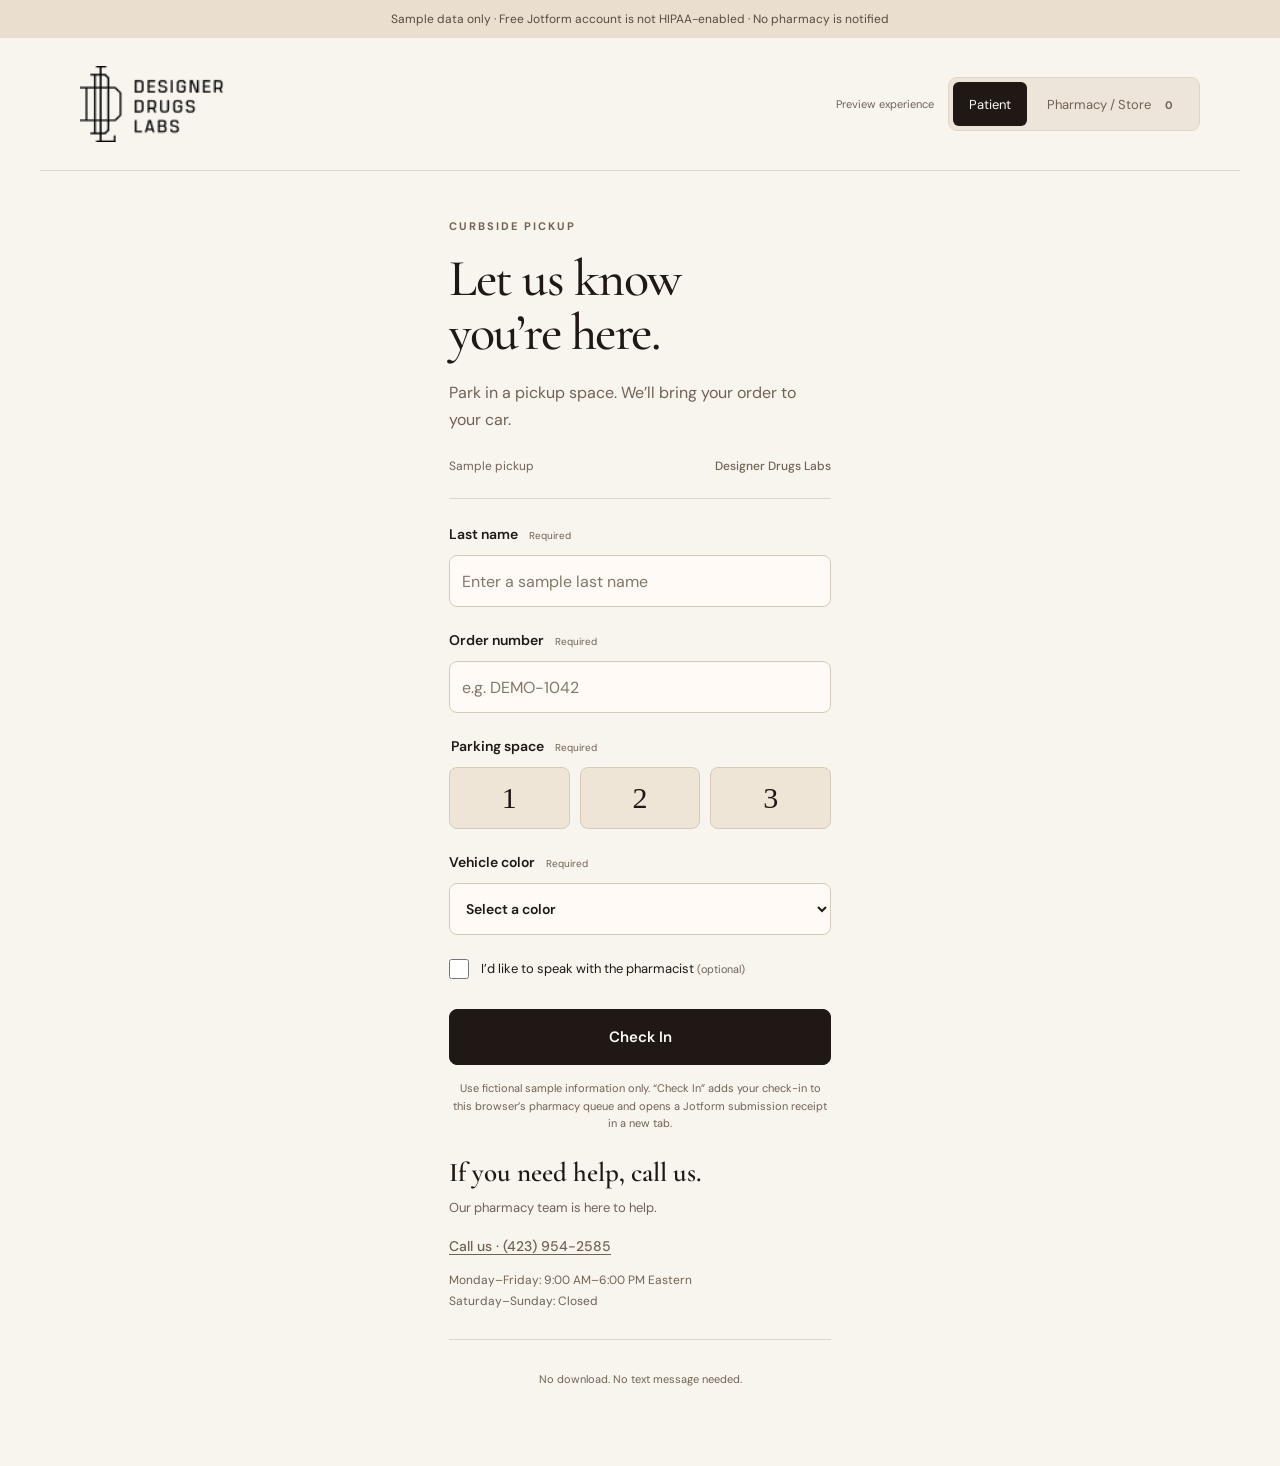
<file: index.html>
<!doctype html>
<html lang="en">
  <head>
    <meta charset="UTF-8" />
    <meta name="viewport" content="width=device-width, initial-scale=1.0" />
    <meta name="robots" content="noindex, nofollow" />
    <title>Designer Drugs Labs | Curbside Check-In Demo</title>
    <script type="module" crossorigin src="./index-CO0feekJ.js"></script>
    <link rel="stylesheet" crossorigin href="./index-D-qkAlwB.css">
  </head>
  <body>
    <div id="root"></div>
  </body>
</html>
</file>
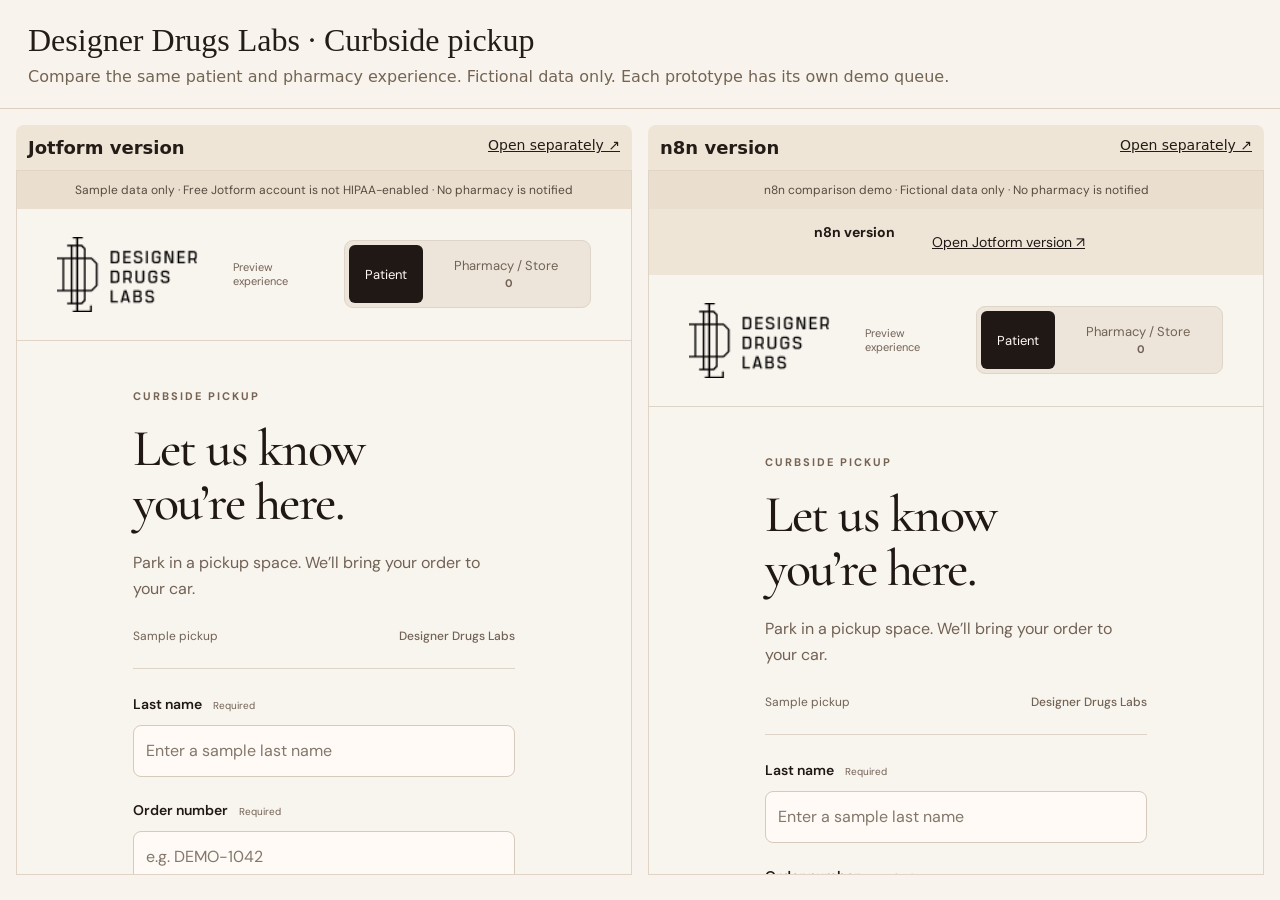
<file: compare.html>
<!doctype html><html lang="en"><meta charset="utf-8"><meta name="viewport" content="width=device-width,initial-scale=1"><title>Designer Drugs Labs — Compare curbside prototypes</title><style>*{box-sizing:border-box}body{margin:0;background:#f8f4ed;color:#241c16;font:16px system-ui,sans-serif}header{padding:22px 28px;border-bottom:1px solid #ddd0c0}h1{font:32px Georgia,serif;margin:0 0 8px}p{margin:0;color:#736554}.grid{display:grid;grid-template-columns:1fr 1fr;gap:16px;padding:16px}section{min-width:0}h2{font-size:18px;margin:0;padding:12px;background:#eee5d7;border-radius:8px 8px 0 0;display:flex;justify-content:space-between;gap:12px}a{font-size:14px;color:inherit;font-weight:500}iframe{width:100%;height:calc(100vh - 195px);min-height:620px;border:1px solid #dfd4c5;background:#f8f4ed}@media(max-width:800px){.grid{grid-template-columns:1fr}h1{font-size:26px}iframe{height:800px}}</style><header><h1>Designer Drugs Labs · Curbside pickup</h1><p>Compare the same patient and pharmacy experience. Fictional data only. Each prototype has its own demo queue.</p></header><main class="grid"><section><h2>Jotform version <a href="./" target="_blank" rel="noopener">Open separately ↗</a></h2><iframe title="Jotform curbside prototype" src="./"></iframe></section><section><h2>n8n version <a href="./n8n.html" target="_blank" rel="noopener">Open separately ↗</a></h2><iframe title="n8n curbside prototype" src="./n8n.html"></iframe></section></main></html>
</file>
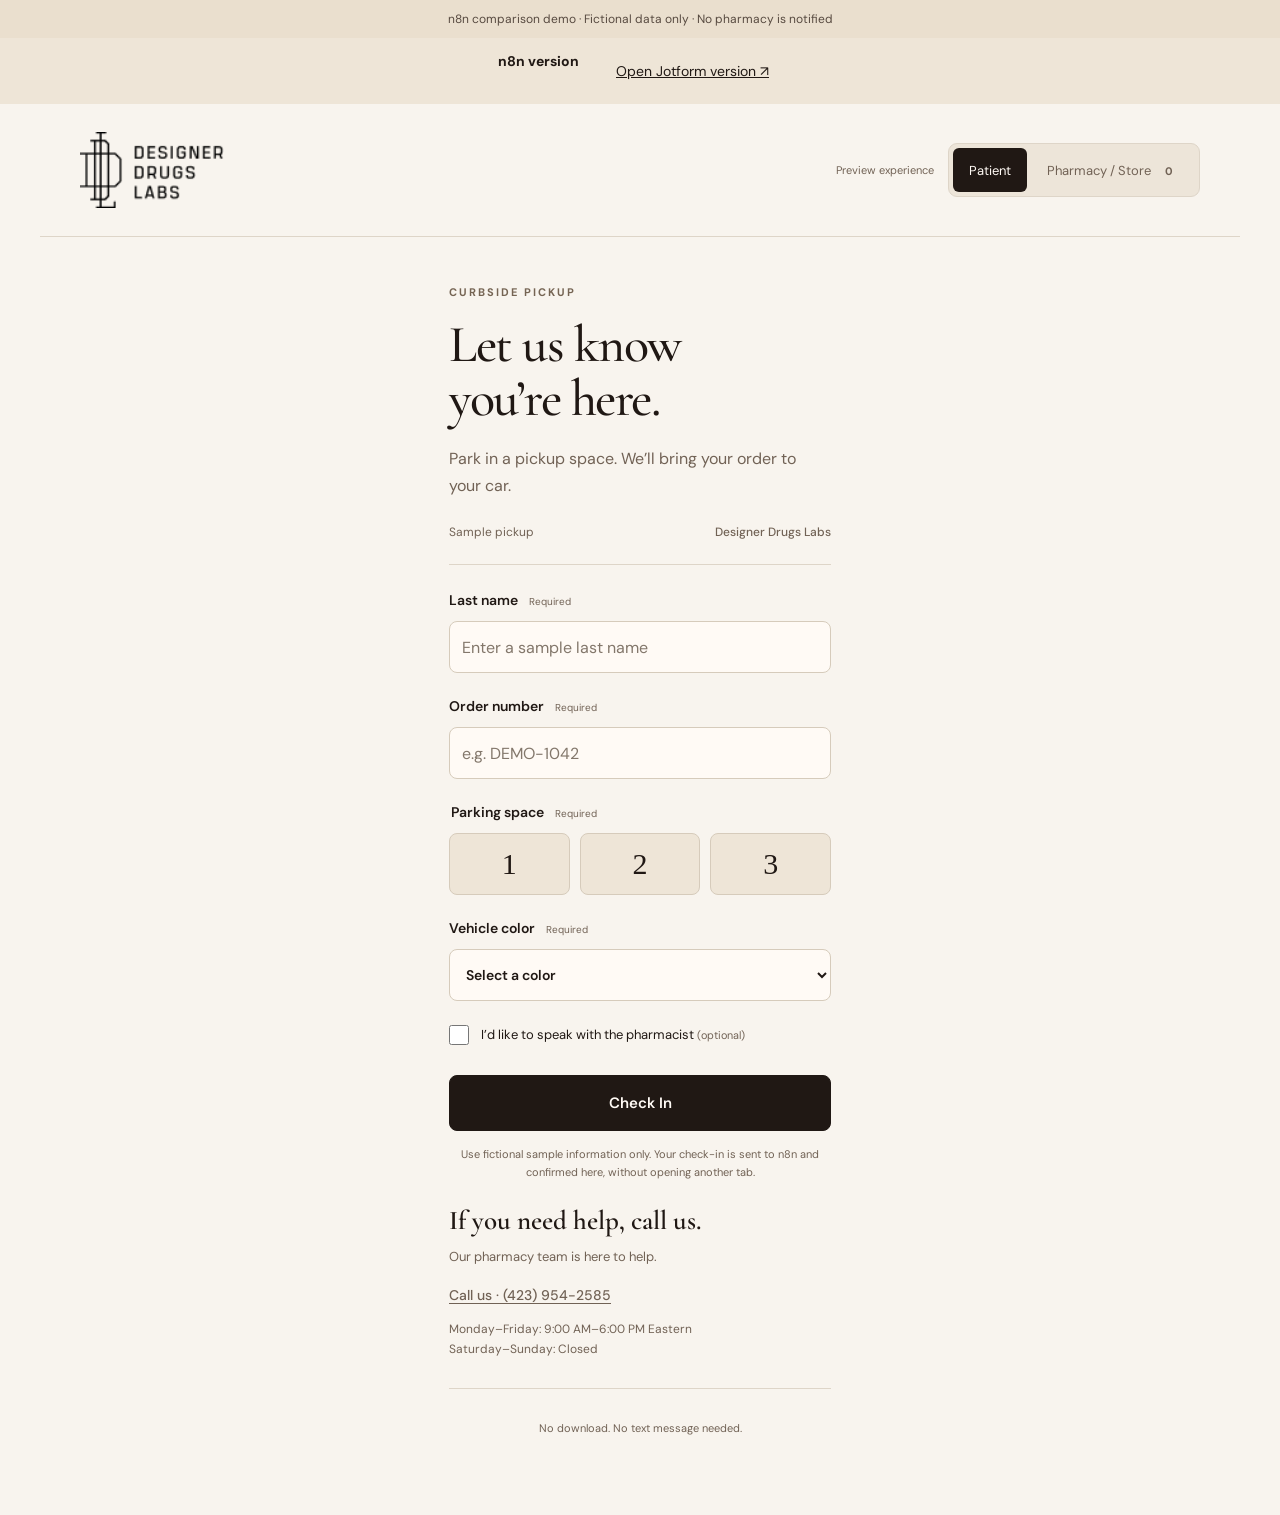
<file: n8n.html>
<!doctype html>
<html lang="en">
  <head>
    <meta charset="UTF-8" />
    <meta name="viewport" content="width=device-width, initial-scale=1.0" />
    <meta name="robots" content="noindex, nofollow" />
    <title>Designer Drugs Labs | Curbside n8n Demo</title>
    <script type="module" crossorigin src="./index-B5q8AHSm.js"></script>
    <link rel="stylesheet" crossorigin href="./index-2JxbLCre.css">
  </head>
  <body>
    <div id="root"></div>
  </body>
</html>
</file>
<file: index-D-qkAlwB.css>
@import"https://fonts.googleapis.com/css2?family=Cormorant+Garamond:wght@500;600&family=DM+Sans:wght@400;500;600;700&display=swap";:root{font-family:DM Sans,Arial,sans-serif;color:#201814;background:#f8f4ee;font-synthesis:none}*{box-sizing:border-box}body{margin:0}button,input,select{font:inherit}button,a,input,select{-webkit-tap-highlight-color:transparent}button,a,select{touch-action:manipulation}button,a{cursor:pointer}a{color:inherit}button:focus-visible,a:focus-visible,input:focus-visible,select:focus-visible{outline:3px solid #185fa5;outline-offset:4px}.demo-banner{text-align:center;background:#eadfce;font-size:12px;padding:10px 18px;line-height:1.5;color:#574a40}header{max-width:1200px;margin:auto;padding:28px 40px;display:flex;justify-content:space-between;align-items:center;border-bottom:1px solid #ded5c8;gap:24px}header img{width:155px;height:auto}nav{display:flex;gap:6px;font-size:13px}nav a{padding:10px 13px;border-radius:6px;text-decoration:none;white-space:nowrap}nav a.selected{background:#eadfce;font-weight:600}nav span{margin-left:6px}.patient{max-width:430px;margin:48px auto;padding:0 24px}.eyebrow{text-transform:uppercase;letter-spacing:2px;font-size:11px;font-weight:700;color:#756453;margin:0 0 19px}h1{font-family:Cormorant Garamond,Georgia,serif;font-size:52px;font-weight:500;line-height:1.04;letter-spacing:-1.5px;margin:0 0 20px}.intro{font-size:16px;line-height:1.65;color:#716255;margin:0 0 25px}.reference{font-size:12px;color:#716255;border-bottom:1px solid #ded5c8;padding:0 0 24px;display:flex;justify-content:space-between;gap:12px}.reference strong{font-weight:500}form{margin-top:26px}fieldset{border:0;padding:0;margin:0 0 24px}legend,.field{font-weight:600;font-size:14px;display:block;width:100%}.required{font-size:10px;font-weight:400;color:#716255;margin-left:8px}.spaces{display:flex;gap:10px;margin-top:12px}.spaces label{flex:1;position:relative;border:1px solid #d6cbbb;border-radius:8px;text-align:center;background:#eee5d7;cursor:pointer}.spaces input{position:absolute;opacity:0;width:100%;height:100%;top:0;right:0;bottom:0;left:0;margin:0;cursor:pointer}.spaces label:has(input:focus-visible){outline:3px solid #185fa5;outline-offset:3px}.spaces span{display:block;padding:13px;font-family:Georgia,serif;font-size:30px}.spaces .chosen{background:#201814;color:#fff;border-color:#201814}select{display:block;width:100%;background:#fffaf5;border:1px solid #d6cbbb;border-radius:8px;min-height:52px;padding:12px;margin-top:12px;color:#201814}.check{display:flex;align-items:flex-start;gap:12px;font-size:13px;line-height:1.5;margin:24px 0 30px;cursor:pointer}.check input{accent-color:#201814;width:20px;height:20px;margin:0;flex-shrink:0}.check small{color:#716255}.primary{background:#201814;border:1px solid #201814;color:#fffaf5;padding:17px 20px;border-radius:8px;font-weight:600;font-size:15px;width:100%;min-height:52px}.primary:hover{background:#403328}.primary:active{transform:translateY(1px)}.footnote{font-size:11px;color:#716255;line-height:1.6;text-align:center;margin:15px 0 0}footer{border-top:1px solid #ded5c8;margin-top:28px;padding:21px 0;text-align:center}footer p{font-size:11px;color:#716255}.text-button{border:0;background:none;text-decoration:underline;text-underline-offset:4px;color:#5c4f44;font-size:13px;padding:10px}.help{line-height:1.6}.receipt{border-top:1px solid #ded5c8;border-bottom:1px solid #ded5c8;padding:24px 0;margin-bottom:24px}.status{display:inline-block;font-size:11px;font-weight:600;padding:6px 9px;background:#eadfce;color:#5c4f44;border-radius:4px;white-space:nowrap}.bringing{background:#e0ebf0;color:#245870}.completed{background:#e1ece4;color:#31583f}.cancelled{background:#ebe7e2;color:#716255}dl{margin:20px 0 0}dl div{display:flex;justify-content:space-between;font-size:13px;margin:14px 0}dt{color:#716255}dd{margin:0;font-weight:500}.button-link{display:block;text-align:center;text-decoration:none}section>.text-button{display:block;margin:10px auto}.staff{max-width:1120px;margin:48px auto;padding:0 32px 40px}.staff-heading{display:flex;align-items:center;justify-content:space-between;gap:24px}.staff h1{font-size:48px}.secondary{border:1px solid #cdbfaa;padding:14px 18px;border-radius:7px;text-decoration:none;font-size:13px;white-space:nowrap}.queue-label{display:flex;align-items:center;justify-content:space-between;border-bottom:1px solid #ded5c8;padding:20px 0 12px;margin-top:16px}.queue-label h2{font-size:16px;font-weight:600;margin:0}.queue-label h2 span{margin-left:10px;color:#716255}.queue-label p,.muted{color:#716255;font-size:12px}.empty{text-align:center;padding:46px 20px;border-bottom:1px solid #ded5c8}.empty h3{font-family:Georgia,serif;font-size:24px;font-weight:400}.empty p{font-size:14px;color:#716255;line-height:1.6}.empty a{font-size:13px}.queue article{display:flex;justify-content:space-between;align-items:center;gap:24px;padding:24px 0;border-bottom:1px solid #ded5c8}.order-ref{font-size:12px;font-weight:600;margin:0 0 12px}.order-ref .status{margin-left:10px}.queue h3{font-size:21px;font-weight:500;margin:0}.queue h3 span{color:#716255;font-size:16px}.queue .primary{width:165px;flex-shrink:0;font-size:13px}.history-heading{margin-top:30px}.history>div{display:flex;align-items:center;gap:24px;padding:18px 0;border-bottom:1px solid #ded5c8;font-size:12px}.history .status{margin-left:auto}aside{margin-top:40px;background:#efe7db;padding:22px 26px;border-radius:8px;font-size:12px;line-height:1.7;color:#716255}aside strong{color:#201814}aside p{margin:8px 0}.error{max-width:600px;margin:20px auto;padding:14px;background:#f4ddd4;color:#8a2d22;font-size:14px}@media(max-width:600px){header{padding:20px;flex-direction:column;gap:18px}header img{width:145px}nav{width:100%;justify-content:center}.patient{margin:32px auto}h1{font-size:48px}.staff{padding:0 20px;margin:32px auto}.staff-heading{align-items:flex-start;flex-direction:column;gap:0}.staff h1{font-size:42px}.queue article{align-items:flex-start;flex-direction:column;gap:12px}.queue .primary{width:100%}.queue h3 span{font-size:14px}.queue-label p{font-size:10px}.history>div{gap:10px;flex-wrap:wrap}.history .status{margin-left:0}}.identity-field{margin-bottom:24px}.identity-field input{display:block;width:100%;background:#fffaf5;border:1px solid #d6cbbb;border-radius:8px;min-height:52px;padding:12px;margin-top:12px;color:#201814;font-weight:400;font-size:16px}.identity-field input::placeholder{color:#83776b}dd,.order-ref,.history strong{overflow-wrap:anywhere}dd{max-width:65%;text-align:right}.experience-switch{display:flex;align-items:center;gap:14px}.switch-label{font-size:11px;color:#716255}.view-toggle{display:flex;background:#ede5d9;border:1px solid #ded5c8;border-radius:9px;padding:4px;gap:4px}.view-toggle button{border:0;border-radius:6px;background:transparent;color:#716255;padding:12px 16px;font-size:13px;min-height:44px}.view-toggle button[aria-pressed=true]{background:#201814;color:#fffaf5}.count-badge{display:inline-block;min-width:20px;margin-left:5px;font-size:11px;font-weight:700}.secondary{background:transparent;color:#201814}.secondary:hover{background:#eadfce}.simulation-note{font-size:12px;color:#716255;line-height:1.6;margin:0 0 28px}.store-summary{display:flex;border-top:1px solid #ded5c8;border-bottom:1px solid #ded5c8;padding:22px 0;margin-bottom:28px}.store-summary>div{flex:1;display:flex;flex-direction:column;gap:6px}.store-summary strong{font-size:28px;font-weight:500}.store-summary span{font-size:12px;color:#716255}.notifications{background:#efe7db;padding:20px 24px;border-radius:8px}.notification-heading{display:flex;align-items:center;justify-content:space-between;gap:10px}.notification-heading h2{font-size:16px;margin:0}.notification-summary{font-size:13px;color:#716255;line-height:1.6;margin:10px 0}.notification-row{padding:18px 0;border-top:1px solid #d8cbb8;display:flex;align-items:center;justify-content:space-between;gap:18px}.notification-row strong{font-size:14px;overflow-wrap:anywhere}.notification-row p{font-size:12px;line-height:1.7;overflow-wrap:anywhere;margin:7px 0}.notification-row .secondary{padding:10px 14px;font-size:12px}.consult-tag{font-size:11px;color:#245870;font-weight:600}.notification-row:last-child{padding-bottom:0}@media(max-width:600px){.experience-switch{flex-direction:column;gap:8px}.view-toggle button{padding:10px 12px}.staff-heading .secondary{margin-bottom:16px}.store-summary span{font-size:11px}.notifications{padding:18px}.notification-row{align-items:flex-start;flex-direction:column;gap:8px}.notification-heading h2{font-size:14px}.notification-heading .text-button{font-size:11px}}.timestamp-line{font-size:12px;color:#716255;line-height:1.7;margin:10px 0 0}.timestamp-detail{gap:12px;line-height:1.6}.history-details{display:flex;flex-direction:column;gap:6px;line-height:1.6;color:#716255}.history>div{align-items:flex-start}.history>div>strong{flex:1;min-width:100px}.history-details{flex:2}.history .status{flex-shrink:0}@media(max-width:600px){.history-details{flex-basis:100%;order:3}.timestamp-detail dd{max-width:65%}}.contact-help{margin:24px 0 28px}.contact-help h2{font-family:Cormorant Garamond,Georgia,serif;font-weight:600;font-size:27px;line-height:1.2;margin:0 0 8px}.contact-help>p{font-size:13px;color:#716255;line-height:1.7;margin:0 0 16px}.contact-help .contact-hours{font-size:12px;text-align:center;margin:14px 0 0}.thank-you>h1{margin-top:20px}.thank-you .receipt dl{margin:0}.thank-you .receipt{margin-bottom:24px}.restart-demo{display:block;margin:0 auto}.demo-view-link{margin-top:10px}.checkin-modes{display:flex;justify-content:center;gap:8px;padding:20px 16px 0;flex-wrap:wrap}.checkin-modes button{border:1px solid #d8cbb8;background:transparent;color:#716255;border-radius:8px;padding:12px 16px;font:inherit;font-size:13px;cursor:pointer}.checkin-modes button[aria-pressed=true]{background:#241c17;color:#fff}.connected-checkin{max-width:760px;margin:28px auto;padding:0 16px}.connection-note{font-size:14px;line-height:1.7;color:#716255}.connected-checkin iframe{display:block;width:100%;height:1300px;border:0;border-radius:12px;background:#fff}.form-fallback{font-size:13px;text-align:center;line-height:1.6}.form-fallback a{color:inherit;text-decoration:underline}.jotform-staff{padding:24px;border:1px solid #d8cbb8;border-radius:12px;margin-bottom:40px;background:#eee8dd}.jotform-staff h2{font-size:26px;margin:10px 0}.jotform-staff p{line-height:1.7}.jotform-staff .button-link{display:inline-block}.jotform-staff .footnote{margin-bottom:0}@media(max-width:600px){.connected-checkin iframe{height:1450px}.jotform-staff{padding:18px}}.connected-checkin{max-width:540px}.connected-card{border:1px solid #d8cbb8;border-radius:12px;padding:28px;margin-top:24px}.connected-card h1{font-size:44px}.connected-card .button-link{display:block;text-align:center}.connected-card .footnote{margin-bottom:0}.contact-call-link{display:inline;color:#716255;font-size:14px;font-weight:500;text-decoration:underline;text-underline-offset:3px}.contact-call-link:hover{color:#241c17}.contact-call-link:focus-visible{outline:2px solid #716255;outline-offset:4px}.contact-help .contact-hours{text-align:left}
</file>
<file: index-2JxbLCre.css>
@import"https://fonts.googleapis.com/css2?family=Cormorant+Garamond:wght@500;600&family=DM+Sans:wght@400;500;600;700&display=swap";:root{font-family:DM Sans,Arial,sans-serif;color:#201814;background:#f8f4ee;font-synthesis:none}*{box-sizing:border-box}body{margin:0}button,input,select{font:inherit}button,a,input,select{-webkit-tap-highlight-color:transparent}button,a,select{touch-action:manipulation}button,a{cursor:pointer}a{color:inherit}button:focus-visible,a:focus-visible,input:focus-visible,select:focus-visible{outline:3px solid #185fa5;outline-offset:4px}.demo-banner{text-align:center;background:#eadfce;font-size:12px;padding:10px 18px;line-height:1.5;color:#574a40}header{max-width:1200px;margin:auto;padding:28px 40px;display:flex;justify-content:space-between;align-items:center;border-bottom:1px solid #ded5c8;gap:24px}header img{width:155px;height:auto}nav{display:flex;gap:6px;font-size:13px}nav a{padding:10px 13px;border-radius:6px;text-decoration:none;white-space:nowrap}nav a.selected{background:#eadfce;font-weight:600}nav span{margin-left:6px}.patient{max-width:430px;margin:48px auto;padding:0 24px}.eyebrow{text-transform:uppercase;letter-spacing:2px;font-size:11px;font-weight:700;color:#756453;margin:0 0 19px}h1{font-family:Cormorant Garamond,Georgia,serif;font-size:52px;font-weight:500;line-height:1.04;letter-spacing:-1.5px;margin:0 0 20px}.intro{font-size:16px;line-height:1.65;color:#716255;margin:0 0 25px}.reference{font-size:12px;color:#716255;border-bottom:1px solid #ded5c8;padding:0 0 24px;display:flex;justify-content:space-between;gap:12px}.reference strong{font-weight:500}form{margin-top:26px}fieldset{border:0;padding:0;margin:0 0 24px}legend,.field{font-weight:600;font-size:14px;display:block;width:100%}.required{font-size:10px;font-weight:400;color:#716255;margin-left:8px}.spaces{display:flex;gap:10px;margin-top:12px}.spaces label{flex:1;position:relative;border:1px solid #d6cbbb;border-radius:8px;text-align:center;background:#eee5d7;cursor:pointer}.spaces input{position:absolute;opacity:0;width:100%;height:100%;top:0;right:0;bottom:0;left:0;margin:0;cursor:pointer}.spaces label:has(input:focus-visible){outline:3px solid #185fa5;outline-offset:3px}.spaces span{display:block;padding:13px;font-family:Georgia,serif;font-size:30px}.spaces .chosen{background:#201814;color:#fff;border-color:#201814}select{display:block;width:100%;background:#fffaf5;border:1px solid #d6cbbb;border-radius:8px;min-height:52px;padding:12px;margin-top:12px;color:#201814}.check{display:flex;align-items:flex-start;gap:12px;font-size:13px;line-height:1.5;margin:24px 0 30px;cursor:pointer}.check input{accent-color:#201814;width:20px;height:20px;margin:0;flex-shrink:0}.check small{color:#716255}.primary{background:#201814;border:1px solid #201814;color:#fffaf5;padding:17px 20px;border-radius:8px;font-weight:600;font-size:15px;width:100%;min-height:52px}.primary:hover{background:#403328}.primary:active{transform:translateY(1px)}.footnote{font-size:11px;color:#716255;line-height:1.6;text-align:center;margin:15px 0 0}footer{border-top:1px solid #ded5c8;margin-top:28px;padding:21px 0;text-align:center}footer p{font-size:11px;color:#716255}.text-button{border:0;background:none;text-decoration:underline;text-underline-offset:4px;color:#5c4f44;font-size:13px;padding:10px}.help{line-height:1.6}.receipt{border-top:1px solid #ded5c8;border-bottom:1px solid #ded5c8;padding:24px 0;margin-bottom:24px}.status{display:inline-block;font-size:11px;font-weight:600;padding:6px 9px;background:#eadfce;color:#5c4f44;border-radius:4px;white-space:nowrap}.bringing{background:#e0ebf0;color:#245870}.completed{background:#e1ece4;color:#31583f}.cancelled{background:#ebe7e2;color:#716255}dl{margin:20px 0 0}dl div{display:flex;justify-content:space-between;font-size:13px;margin:14px 0}dt{color:#716255}dd{margin:0;font-weight:500}.button-link{display:block;text-align:center;text-decoration:none}section>.text-button{display:block;margin:10px auto}.staff{max-width:1120px;margin:48px auto;padding:0 32px 40px}.staff-heading{display:flex;align-items:center;justify-content:space-between;gap:24px}.staff h1{font-size:48px}.secondary{border:1px solid #cdbfaa;padding:14px 18px;border-radius:7px;text-decoration:none;font-size:13px;white-space:nowrap}.queue-label{display:flex;align-items:center;justify-content:space-between;border-bottom:1px solid #ded5c8;padding:20px 0 12px;margin-top:16px}.queue-label h2{font-size:16px;font-weight:600;margin:0}.queue-label h2 span{margin-left:10px;color:#716255}.queue-label p,.muted{color:#716255;font-size:12px}.empty{text-align:center;padding:46px 20px;border-bottom:1px solid #ded5c8}.empty h3{font-family:Georgia,serif;font-size:24px;font-weight:400}.empty p{font-size:14px;color:#716255;line-height:1.6}.empty a{font-size:13px}.queue article{display:flex;justify-content:space-between;align-items:center;gap:24px;padding:24px 0;border-bottom:1px solid #ded5c8}.order-ref{font-size:12px;font-weight:600;margin:0 0 12px}.order-ref .status{margin-left:10px}.queue h3{font-size:21px;font-weight:500;margin:0}.queue h3 span{color:#716255;font-size:16px}.queue .primary{width:165px;flex-shrink:0;font-size:13px}.history-heading{margin-top:30px}.history>div{display:flex;align-items:center;gap:24px;padding:18px 0;border-bottom:1px solid #ded5c8;font-size:12px}.history .status{margin-left:auto}aside{margin-top:40px;background:#efe7db;padding:22px 26px;border-radius:8px;font-size:12px;line-height:1.7;color:#716255}aside strong{color:#201814}aside p{margin:8px 0}.error{max-width:600px;margin:20px auto;padding:14px;background:#f4ddd4;color:#8a2d22;font-size:14px}@media(max-width:600px){header{padding:20px;flex-direction:column;gap:18px}header img{width:145px}nav{width:100%;justify-content:center}.patient{margin:32px auto}h1{font-size:48px}.staff{padding:0 20px;margin:32px auto}.staff-heading{align-items:flex-start;flex-direction:column;gap:0}.staff h1{font-size:42px}.queue article{align-items:flex-start;flex-direction:column;gap:12px}.queue .primary{width:100%}.queue h3 span{font-size:14px}.queue-label p{font-size:10px}.history>div{gap:10px;flex-wrap:wrap}.history .status{margin-left:0}}.identity-field{margin-bottom:24px}.identity-field input{display:block;width:100%;background:#fffaf5;border:1px solid #d6cbbb;border-radius:8px;min-height:52px;padding:12px;margin-top:12px;color:#201814;font-weight:400;font-size:16px}.identity-field input::placeholder{color:#83776b}dd,.order-ref,.history strong{overflow-wrap:anywhere}dd{max-width:65%;text-align:right}.experience-switch{display:flex;align-items:center;gap:14px}.switch-label{font-size:11px;color:#716255}.view-toggle{display:flex;background:#ede5d9;border:1px solid #ded5c8;border-radius:9px;padding:4px;gap:4px}.view-toggle button{border:0;border-radius:6px;background:transparent;color:#716255;padding:12px 16px;font-size:13px;min-height:44px}.view-toggle button[aria-pressed=true]{background:#201814;color:#fffaf5}.count-badge{display:inline-block;min-width:20px;margin-left:5px;font-size:11px;font-weight:700}.secondary{background:transparent;color:#201814}.secondary:hover{background:#eadfce}.simulation-note{font-size:12px;color:#716255;line-height:1.6;margin:0 0 28px}.store-summary{display:flex;border-top:1px solid #ded5c8;border-bottom:1px solid #ded5c8;padding:22px 0;margin-bottom:28px}.store-summary>div{flex:1;display:flex;flex-direction:column;gap:6px}.store-summary strong{font-size:28px;font-weight:500}.store-summary span{font-size:12px;color:#716255}.notifications{background:#efe7db;padding:20px 24px;border-radius:8px}.notification-heading{display:flex;align-items:center;justify-content:space-between;gap:10px}.notification-heading h2{font-size:16px;margin:0}.notification-summary{font-size:13px;color:#716255;line-height:1.6;margin:10px 0}.notification-row{padding:18px 0;border-top:1px solid #d8cbb8;display:flex;align-items:center;justify-content:space-between;gap:18px}.notification-row strong{font-size:14px;overflow-wrap:anywhere}.notification-row p{font-size:12px;line-height:1.7;overflow-wrap:anywhere;margin:7px 0}.notification-row .secondary{padding:10px 14px;font-size:12px}.consult-tag{font-size:11px;color:#245870;font-weight:600}.notification-row:last-child{padding-bottom:0}@media(max-width:600px){.experience-switch{flex-direction:column;gap:8px}.view-toggle button{padding:10px 12px}.staff-heading .secondary{margin-bottom:16px}.store-summary span{font-size:11px}.notifications{padding:18px}.notification-row{align-items:flex-start;flex-direction:column;gap:8px}.notification-heading h2{font-size:14px}.notification-heading .text-button{font-size:11px}}.timestamp-line{font-size:12px;color:#716255;line-height:1.7;margin:10px 0 0}.timestamp-detail{gap:12px;line-height:1.6}.history-details{display:flex;flex-direction:column;gap:6px;line-height:1.6;color:#716255}.history>div{align-items:flex-start}.history>div>strong{flex:1;min-width:100px}.history-details{flex:2}.history .status{flex-shrink:0}@media(max-width:600px){.history-details{flex-basis:100%;order:3}.timestamp-detail dd{max-width:65%}}.contact-help{margin:24px 0 28px}.contact-help h2{font-family:Cormorant Garamond,Georgia,serif;font-weight:600;font-size:27px;line-height:1.2;margin:0 0 8px}.contact-help>p{font-size:13px;color:#716255;line-height:1.7;margin:0 0 16px}.contact-help .contact-hours{font-size:12px;text-align:center;margin:14px 0 0}.thank-you>h1{margin-top:20px}.thank-you .receipt dl{margin:0}.thank-you .receipt{margin-bottom:24px}.restart-demo{display:block;margin:0 auto}.demo-view-link{margin-top:10px}.checkin-modes{display:flex;justify-content:center;gap:8px;padding:20px 16px 0;flex-wrap:wrap}.checkin-modes button{border:1px solid #d8cbb8;background:transparent;color:#716255;border-radius:8px;padding:12px 16px;font:inherit;font-size:13px;cursor:pointer}.checkin-modes button[aria-pressed=true]{background:#241c17;color:#fff}.connected-checkin{max-width:760px;margin:28px auto;padding:0 16px}.connection-note{font-size:14px;line-height:1.7;color:#716255}.connected-checkin iframe{display:block;width:100%;height:1300px;border:0;border-radius:12px;background:#fff}.form-fallback{font-size:13px;text-align:center;line-height:1.6}.form-fallback a{color:inherit;text-decoration:underline}.jotform-staff{padding:24px;border:1px solid #d8cbb8;border-radius:12px;margin-bottom:40px;background:#eee8dd}.jotform-staff h2{font-size:26px;margin:10px 0}.jotform-staff p{line-height:1.7}.jotform-staff .button-link{display:inline-block}.jotform-staff .footnote{margin-bottom:0}@media(max-width:600px){.connected-checkin iframe{height:1450px}.jotform-staff{padding:18px}}.connected-checkin{max-width:540px}.connected-card{border:1px solid #d8cbb8;border-radius:12px;padding:28px;margin-top:24px}.connected-card h1{font-size:44px}.connected-card .button-link{display:block;text-align:center}.connected-card .footnote{margin-bottom:0}.contact-call-link{display:inline;color:#716255;font-size:14px;font-weight:500;text-decoration:underline;text-underline-offset:3px}.contact-call-link:hover{color:#241c17}.contact-call-link:focus-visible{outline:2px solid #716255;outline-offset:4px}.contact-help .contact-hours{text-align:left}.comparison-links{display:flex;justify-content:center;gap:24px;flex-wrap:wrap;padding:14px 20px;background:#eee5d7;font-size:14px}.comparison-links a{color:inherit;text-decoration:underline}.sync-note{padding:12px;text-align:center;background:#eee5d7}button:disabled{opacity:.6;cursor:wait}
</file>
